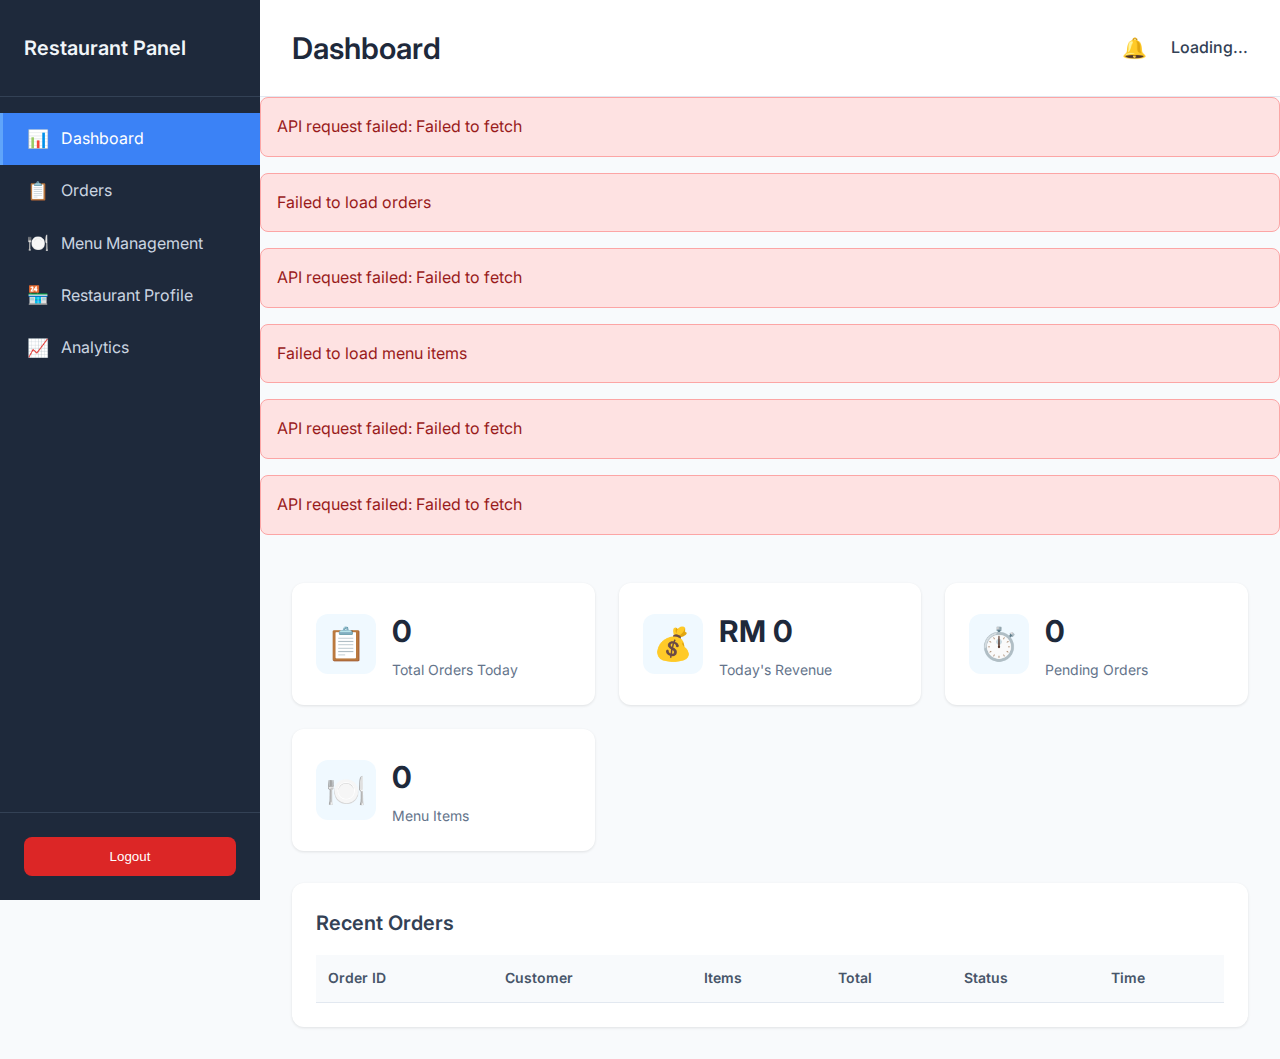
<file: restaurant/index.html>
<!DOCTYPE html>
<html lang="en">
<head>
    <meta charset="UTF-8">
    <meta name="viewport" content="width=device-width, initial-scale=1.0">
    <title>Restaurant Dashboard - Food Delivery Platform</title>
    <link rel="stylesheet" href="styles.css">
    <link href="https://fonts.googleapis.com/css2?family=Inter:wght@300;400;500;600;700&display=swap" rel="stylesheet">
</head>
<body>
    <!-- Sidebar -->
    <div class="sidebar">
        <div class="sidebar-header">
            <h2>Restaurant Panel</h2>
        </div>
        <nav class="sidebar-nav">
            <a href="#dashboard" class="nav-item active" data-section="dashboard">
                <span class="nav-icon">📊</span>
                Dashboard
            </a>
            <a href="#orders" class="nav-item" data-section="orders">
                <span class="nav-icon">📋</span>
                Orders
            </a>
            <a href="#menu" class="nav-item" data-section="menu">
                <span class="nav-icon">🍽️</span>
                Menu Management
            </a>
            <a href="#profile" class="nav-item" data-section="profile">
                <span class="nav-icon">🏪</span>
                Restaurant Profile
            </a>
            <a href="#analytics" class="nav-item" data-section="analytics">
                <span class="nav-icon">📈</span>
                Analytics
            </a>
        </nav>
        <div class="sidebar-footer">
            <button class="logout-btn">Logout</button>
        </div>
    </div>

    <!-- Main Content -->
    <div class="main-content">
        <!-- Header -->
        <header class="header">
            <div class="header-left">
                <h1 id="page-title">Dashboard</h1>
            </div>
            <div class="header-right">
                <div class="notification-bell">🔔</div>
                <div class="user-profile">
                    <span id="restaurant-name">Loading...</span>
                </div>
            </div>
        </header>

        <!-- Dashboard Section -->
        <section id="dashboard" class="content-section active">
            <div class="stats-grid">
                <div class="stat-card">
                    <div class="stat-icon">📋</div>
                    <div class="stat-info">
                        <h3 id="total-orders">0</h3>
                        <p>Total Orders Today</p>
                    </div>
                </div>
                <div class="stat-card">
                    <div class="stat-icon">💰</div>
                    <div class="stat-info">
                        <h3 id="total-revenue">RM 0</h3>
                        <p>Today's Revenue</p>
                    </div>
                </div>
                <div class="stat-card">
                    <div class="stat-icon">⏱️</div>
                    <div class="stat-info">
                        <h3 id="pending-orders">0</h3>
                        <p>Pending Orders</p>
                    </div>
                </div>
                <div class="stat-card">
                    <div class="stat-icon">🍽️</div>
                    <div class="stat-info">
                        <h3 id="menu-items">0</h3>
                        <p>Menu Items</p>
                    </div>
                </div>
            </div>

            <div class="recent-orders">
                <h3>Recent Orders</h3>
                <div class="orders-table">
                    <table>
                        <thead>
                            <tr>
                                <th>Order ID</th>
                                <th>Customer</th>
                                <th>Items</th>
                                <th>Total</th>
                                <th>Status</th>
                                <th>Time</th>
                            </tr>
                        </thead>
                        <tbody id="recent-orders-tbody">
                            <!-- Orders will be loaded here -->
                        </tbody>
                    </table>
                </div>
            </div>
        </section>

        <!-- Orders Section -->
        <section id="orders" class="content-section">
            <div class="section-header">
                <h2>Order Management</h2>
                <div class="order-filters">
                    <select id="status-filter">
                        <option value="">All Status</option>
                        <option value="PENDING">Pending</option>
                        <option value="ACCEPTED">Accepted</option>
                        <option value="PREPARING">Preparing</option>
                        <option value="READY_FOR_DELIVERY">Ready for Delivery</option>
                        <option value="ON_THE_WAY">On the Way</option>
                        <option value="DELIVERED">Delivered</option>
                        <option value="CANCELLED">Cancelled</option>
                    </select>
                </div>
            </div>

            <div class="orders-grid" id="orders-grid">
                <!-- Orders will be loaded here -->
            </div>
        </section>

        <!-- Menu Management Section -->
        <section id="menu" class="content-section">
            <div class="section-header">
                <h2>Menu Management</h2>
                <button class="btn btn-primary" id="add-item-btn">Add New Item</button>
            </div>

            <div class="menu-grid" id="menu-grid">
                <!-- Menu items will be loaded here -->
            </div>
        </section>

        <!-- Restaurant Profile Section -->
        <section id="profile" class="content-section">
            <div class="profile-form">
                <h2>Restaurant Profile</h2>
                <form id="restaurant-form">
                    <div class="form-group">
                        <label for="restaurant-name-input">Restaurant Name</label>
                        <input type="text" id="restaurant-name-input" required>
                    </div>
                    <div class="form-group">
                        <label for="restaurant-description">Description</label>
                        <textarea id="restaurant-description" rows="4"></textarea>
                    </div>
                    <div class="form-row">
                        <div class="form-group">
                            <label for="opening-time">Opening Time</label>
                            <input type="time" id="opening-time" required>
                        </div>
                        <div class="form-group">
                            <label for="closing-time">Closing Time</label>
                            <input type="time" id="closing-time" required>
                        </div>
                    </div>
                    <div class="form-group">
                        <label for="delivery-radius">Delivery Radius (km)</label>
                        <input type="number" id="delivery-radius" min="1" max="50" required>
                    </div>
                    <div class="form-group">
                        <label for="logo-url">Logo URL</label>
                        <input type="url" id="logo-url">
                    </div>
                    <div class="form-group">
                        <label class="checkbox-label">
                            <input type="checkbox" id="is-active">
                            Restaurant is Active
                        </label>
                    </div>
                    <button type="submit" class="btn btn-primary">Update Profile</button>
                </form>
            </div>
        </section>

        <!-- Analytics Section -->
        <section id="analytics" class="content-section">
            <h2>Analytics & Reports</h2>
            <div class="analytics-grid">
                <div class="chart-container">
                    <h3>Daily Orders</h3>
                    <canvas id="orders-chart"></canvas>
                </div>
                <div class="chart-container">
                    <h3>Revenue Trend</h3>
                    <canvas id="revenue-chart"></canvas>
                </div>
            </div>
        </section>
    </div>

    <!-- Add/Edit Menu Item Modal -->
    <div id="menu-modal" class="modal">
        <div class="modal-content">
            <div class="modal-header">
                <h3 id="modal-title">Add New Menu Item</h3>
                <span class="close">&times;</span>
            </div>
            <form id="menu-item-form">
                <div class="form-group">
                    <label for="item-name">Item Name</label>
                    <input type="text" id="item-name" required>
                </div>
                <div class="form-group">
                    <label for="item-description">Description</label>
                    <textarea id="item-description" rows="3"></textarea>
                </div>
                <div class="form-row">
                    <div class="form-group">
                        <label for="item-price">Price (RM)</label>
                        <input type="number" id="item-price" step="0.01" min="0" required>
                    </div>
                    <div class="form-group">
                        <label for="item-category">Category</label>
                        <select id="item-category" required>
                            <option value="">Select Category</option>
                            <option value="Appetizer">Appetizer</option>
                            <option value="Main Course">Main Course</option>
                            <option value="Dessert">Dessert</option>
                            <option value="Beverage">Beverage</option>
                            <option value="Side Dish">Side Dish</option>
                        </select>
                    </div>
                </div>
                <div class="form-group">
                    <label for="item-image">Image URL</label>
                    <input type="url" id="item-image">
                </div>
                <div class="form-group">
                    <label class="checkbox-label">
                        <input type="checkbox" id="item-available" checked>
                        Available
                    </label>
                </div>
                <div class="modal-actions">
                    <button type="button" class="btn btn-secondary" id="cancel-btn">Cancel</button>
                    <button type="submit" class="btn btn-primary">Save Item</button>
                </div>
            </form>
        </div>
    </div>

    <script src="script.js"></script>
</body>
</html>
</file>
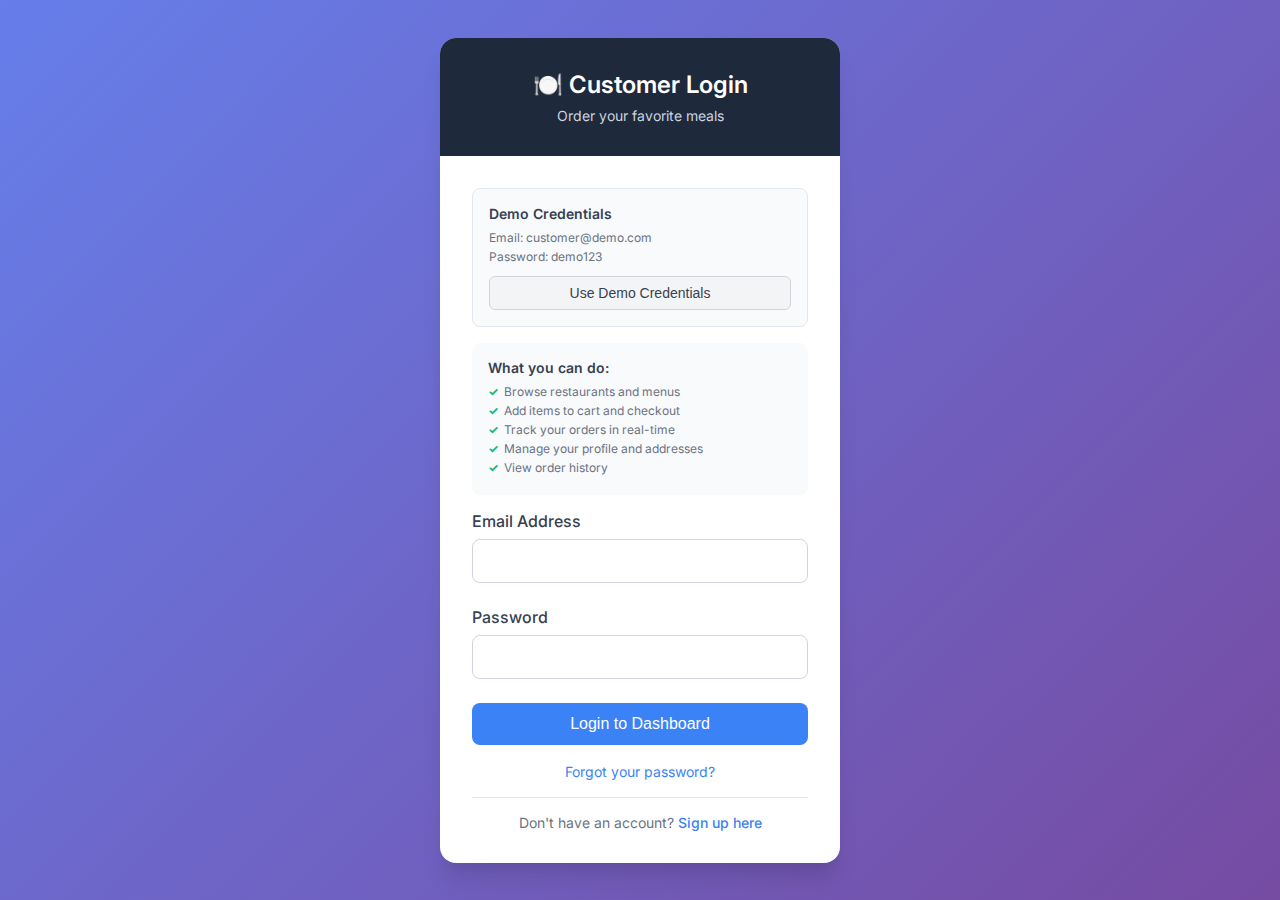
<file: customer/login.html>
<!DOCTYPE html>
<html lang="en">
<head>
    <meta charset="UTF-8">
    <meta name="viewport" content="width=device-width, initial-scale=1.0">
    <title>Customer Login - Food Delivery Platform</title>
    <link href="https://fonts.googleapis.com/css2?family=Inter:wght@300;400;500;600;700&display=swap" rel="stylesheet">
    <style>
        * {
            margin: 0;
            padding: 0;
            box-sizing: border-box;
        }

        body {
            font-family: 'Inter', -apple-system, BlinkMacSystemFont, 'Segoe UI', Roboto, sans-serif;
            background: linear-gradient(135deg, #667eea 0%, #764ba2 100%);
            min-height: 100vh;
            display: flex;
            align-items: center;
            justify-content: center;
            padding: 1rem;
        }

        .login-container {
            background: white;
            border-radius: 1rem;
            box-shadow: 0 20px 25px -5px rgba(0, 0, 0, 0.1), 0 10px 10px -5px rgba(0, 0, 0, 0.04);
            overflow: hidden;
            width: 100%;
            max-width: 400px;
        }

        .login-header {
            background: #1e293b;
            color: white;
            padding: 2rem;
            text-align: center;
        }

        .login-header h1 {
            font-size: 1.5rem;
            font-weight: 600;
            margin-bottom: 0.5rem;
        }

        .login-header p {
            color: #cbd5e1;
            font-size: 0.875rem;
        }

        .login-form {
            padding: 2rem;
        }

        .form-group {
            margin-bottom: 1.5rem;
        }

        .form-group label {
            display: block;
            margin-bottom: 0.5rem;
            font-weight: 500;
            color: #374151;
        }

        .form-group input {
            width: 100%;
            padding: 0.75rem;
            border: 1px solid #d1d5db;
            border-radius: 0.5rem;
            font-size: 1rem;
            transition: border-color 0.2s ease, box-shadow 0.2s ease;
        }

        .form-group input:focus {
            outline: none;
            border-color: #3b82f6;
            box-shadow: 0 0 0 3px rgba(59, 130, 246, 0.1);
        }

        .login-btn {
            width: 100%;
            padding: 0.75rem;
            background: #3b82f6;
            color: white;
            border: none;
            border-radius: 0.5rem;
            font-size: 1rem;
            font-weight: 500;
            cursor: pointer;
            transition: background-color 0.2s ease;
            margin-bottom: 1rem;
        }

        .login-btn:hover {
            background: #2563eb;
        }

        .login-btn:disabled {
            background: #9ca3af;
            cursor: not-allowed;
        }

        .forgot-password {
            text-align: center;
            margin-bottom: 1rem;
        }

        .forgot-password a {
            color: #3b82f6;
            text-decoration: none;
            font-size: 0.875rem;
        }

        .forgot-password a:hover {
            text-decoration: underline;
        }

        .register-link {
            text-align: center;
            padding-top: 1rem;
            border-top: 1px solid #e5e7eb;
        }

        .register-link p {
            color: #6b7280;
            font-size: 0.875rem;
        }

        .register-link a {
            color: #3b82f6;
            text-decoration: none;
            font-weight: 500;
        }

        .register-link a:hover {
            text-decoration: underline;
        }

        .alert {
            padding: 0.75rem;
            border-radius: 0.5rem;
            margin-bottom: 1rem;
            font-size: 0.875rem;
        }

        .alert-error {
            background: #fee2e2;
            color: #991b1b;
            border: 1px solid #fca5a5;
        }

        .alert-success {
            background: #d1fae5;
            color: #065f46;
            border: 1px solid #a7f3d0;
        }

        .loading {
            display: none;
            text-align: center;
            margin: 1rem 0;
        }

        .spinner {
            width: 20px;
            height: 20px;
            border: 2px solid #f3f4f6;
            border-top: 2px solid #3b82f6;
            border-radius: 50%;
            animation: spin 1s linear infinite;
            display: inline-block;
            margin-right: 0.5rem;
        }

        @keyframes spin {
            0% { transform: rotate(0deg); }
            100% { transform: rotate(360deg); }
        }

        .demo-credentials {
            background: #f8fafc;
            border: 1px solid #e2e8f0;
            border-radius: 0.5rem;
            padding: 1rem;
            margin-bottom: 1rem;
        }

        .demo-credentials h4 {
            font-size: 0.875rem;
            font-weight: 600;
            color: #374151;
            margin-bottom: 0.5rem;
        }

        .demo-credentials p {
            font-size: 0.75rem;
            color: #6b7280;
            margin-bottom: 0.25rem;
        }

        .demo-btn {
            width: 100%;
            padding: 0.5rem;
            background: #f3f4f6;
            color: #374151;
            border: 1px solid #d1d5db;
            border-radius: 0.375rem;
            font-size: 0.875rem;
            cursor: pointer;
            transition: background-color 0.2s ease;
            margin-top: 0.5rem;
        }

        .demo-btn:hover {
            background: #e5e7eb;
        }

        .features {
            background: #f8fafc;
            padding: 1rem;
            margin-bottom: 1rem;
            border-radius: 0.5rem;
        }

        .features h4 {
            font-size: 0.875rem;
            font-weight: 600;
            color: #374151;
            margin-bottom: 0.5rem;
        }

        .features ul {
            list-style: none;
            padding: 0;
        }

        .features li {
            font-size: 0.75rem;
            color: #6b7280;
            margin-bottom: 0.25rem;
            padding-left: 1rem;
            position: relative;
        }

        .features li:before {
            content: "✓";
            position: absolute;
            left: 0;
            color: #10b981;
            font-weight: bold;
        }
    </style>
</head>
<body>
    <div class="login-container">
        <div class="login-header">
            <h1>🍽️ Customer Login</h1>
            <p>Order your favorite meals</p>
        </div>
        
        <div class="login-form">
            <div id="alert-container"></div>
            
            <div class="demo-credentials">
                <h4>Demo Credentials</h4>
                <p>Email: customer@demo.com</p>
                <p>Password: demo123</p>
                <button type="button" class="demo-btn" onclick="fillDemoCredentials()">
                    Use Demo Credentials
                </button>
            </div>

            <div class="features">
                <h4>What you can do:</h4>
                <ul>
                    <li>Browse restaurants and menus</li>
                    <li>Add items to cart and checkout</li>
                    <li>Track your orders in real-time</li>
                    <li>Manage your profile and addresses</li>
                    <li>View order history</li>
                </ul>
            </div>
            
            <form id="login-form">
                <div class="form-group">
                    <label for="email">Email Address</label>
                    <input type="email" id="email" name="email" required>
                </div>
                
                <div class="form-group">
                    <label for="password">Password</label>
                    <input type="password" id="password" name="password" required>
                </div>
                
                <div class="loading" id="loading">
                    <div class="spinner"></div>
                    Logging in...
                </div>
                
                <button type="submit" class="login-btn" id="login-btn">
                    Login to Dashboard
                </button>
            </form>
            
            <div class="forgot-password">
                <a href="#" onclick="showAlert('Password reset feature coming soon!', 'info')">
                    Forgot your password?
                </a>
            </div>
            
            <div class="register-link">
                <p>Don't have an account? 
                   <a href="#" onclick="showAlert('Registration feature coming soon!', 'info')">
                       Sign up here
                   </a>
                </p>
            </div>
        </div>
    </div>

    <script>
        // API Base URL
        const API_BASE_URL = 'http://localhost:8080/api';
        
        // DOM Elements
        const loginForm = document.getElementById('login-form');
        const loginBtn = document.getElementById('login-btn');
        const loading = document.getElementById('loading');
        const alertContainer = document.getElementById('alert-container');
        
        // Event Listeners
        loginForm.addEventListener('submit', handleLogin);
        
        // Check if already logged in
        document.addEventListener('DOMContentLoaded', function() {
            const authToken = localStorage.getItem('authToken');
            if (authToken) {
                // Redirect to dashboard if already logged in
                window.location.href = 'index.html';
            }
        });
        
        // Handle login form submission
        async function handleLogin(e) {
            e.preventDefault();
            
            const email = document.getElementById('email').value;
            const password = document.getElementById('password').value;
            
            if (!email || !password) {
                showAlert('Please fill in all fields', 'error');
                return;
            }
            
            setLoading(true);
            
            try {
                // Simulate API call for demo purposes
                // In real implementation, this would call your auth API
                const response = await simulateLogin(email, password);
                
                if (response.success) {
                    // Store auth token
                    localStorage.setItem('authToken', response.token);
                    localStorage.setItem('userRole', 'CUSTOMER');
                    localStorage.setItem('userId', response.userId);
                    
                    showAlert('Login successful! Redirecting...', 'success');
                    
                    // Redirect to dashboard after short delay
                    setTimeout(() => {
                        window.location.href = 'index.html';
                    }, 1500);
                } else {
                    showAlert(response.message || 'Login failed', 'error');
                }
                
            } catch (error) {
                console.error('Login error:', error);
                showAlert('Login failed. Please try again.', 'error');
            } finally {
                setLoading(false);
            }
        }
        
        // Simulate login API call (replace with real API call)
        async function simulateLogin(email, password) {
            // Simulate network delay
            await new Promise(resolve => setTimeout(resolve, 1000));
            
            // Demo credentials
            if (email === 'customer@demo.com' && password === 'demo123') {
                return {
                    success: true,
                    token: 'demo-customer-jwt-token-' + Date.now(),
                    userId: 2,
                    role: 'CUSTOMER'
                };
            }
            
            // For demo purposes, accept any email/password combination
            if (email.includes('@') && password.length >= 6) {
                return {
                    success: true,
                    token: 'demo-customer-jwt-token-' + Date.now(),
                    userId: Math.floor(Math.random() * 1000) + 100,
                    role: 'CUSTOMER'
                };
            }
            
            return {
                success: false,
                message: 'Invalid email or password'
            };
        }
        
        // Real API login function (commented out for demo)
        /*
        async function apiLogin(email, password) {
            const response = await fetch(`${API_BASE_URL}/auth/login`, {
                method: 'POST',
                headers: {
                    'Content-Type': 'application/json'
                },
                body: JSON.stringify({
                    email: email,
                    password: password,
                    role: 'CUSTOMER'
                })
            });
            
            if (!response.ok) {
                throw new Error('Login failed');
            }
            
            return await response.json();
        }
        */
        
        // Fill demo credentials
        function fillDemoCredentials() {
            document.getElementById('email').value = 'customer@demo.com';
            document.getElementById('password').value = 'demo123';
        }
        
        // Set loading state
        function setLoading(isLoading) {
            if (isLoading) {
                loading.style.display = 'block';
                loginBtn.disabled = true;
                loginBtn.textContent = 'Logging in...';
            } else {
                loading.style.display = 'none';
                loginBtn.disabled = false;
                loginBtn.textContent = 'Login to Dashboard';
            }
        }
        
        // Show alert message
        function showAlert(message, type = 'info') {
            const alert = document.createElement('div');
            alert.className = `alert alert-${type}`;
            alert.textContent = message;
            
            alertContainer.innerHTML = '';
            alertContainer.appendChild(alert);
            
            // Remove alert after 5 seconds
            setTimeout(() => {
                if (alert.parentNode) {
                    alert.parentNode.removeChild(alert);
                }
            }, 5000);
        }
    </script>
</body>
</html>
</file>
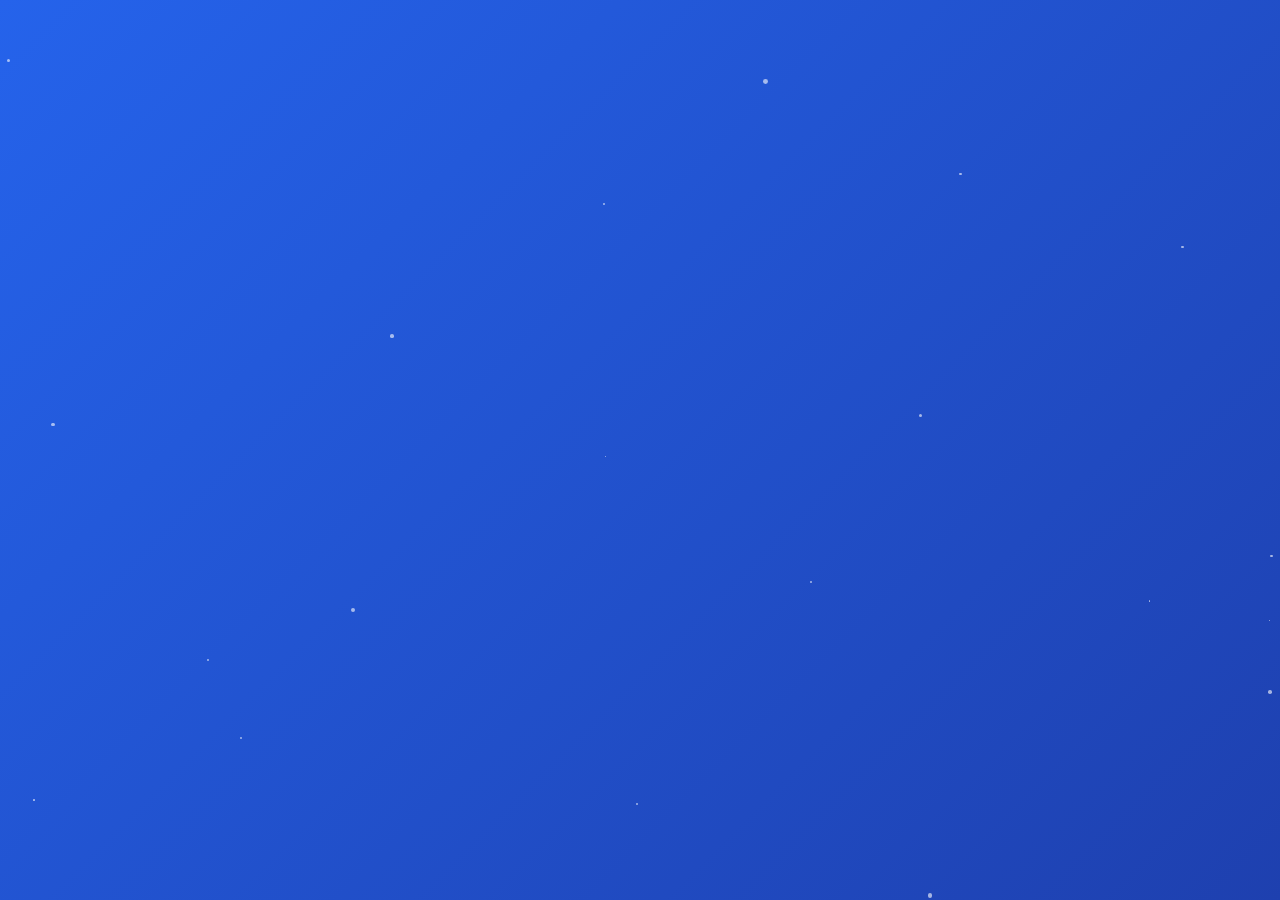
<file: Customer/transition.html>
<!DOCTYPE html>
<html lang="en">
<head>
    <meta charset="UTF-8">
    <meta name="viewport" content="width=device-width, initial-scale=1.0">
    <title>SkyBite - Loading</title>
    <style>
        * {
            margin: 0;
            padding: 0;
            box-sizing: border-box;
        }

        body {
            background: linear-gradient(135deg, #2563eb 0%, #1e40af 100%);
            font-family: 'Arial', sans-serif;
            color: white;
            height: 100vh;
            overflow: hidden;
            display: flex;
            flex-direction: column;
            justify-content: center;
            align-items: center;
        }

        .transition-container {
            position: relative;
            width: 100%;
            height: 100%;
            display: flex;
            flex-direction: column;
            justify-content: center;
            align-items: center;
        }

        .logo {
            font-size: 3rem;
            font-weight: bold;
            margin-bottom: 2rem;
            text-shadow: 0 4px 6px rgba(0, 0, 0, 0.1);
            color: white;
            opacity: 0;
            transform: translateY(20px);
            animation: fadeIn 0.8s ease-out 0.3s forwards;
        }

        .slogan {
            font-size: 1.2rem;
            opacity: 0;
            transform: translateY(20px);
            animation: fadeIn 0.8s ease-out 0.5s forwards;
            margin-bottom: 3rem;
            color: rgba(255, 255, 255, 0.9);
        }

        .drone-container {
            position: relative;
            width: 200px;
            height: 200px;
            margin-bottom: 3rem;
        }

        .drone {
            width: 120px;
            height: 60px;
            background-color: #fff;
            border-radius: 50px;
            position: absolute;
            top: 50%;
            left: 50%;
            transform: translate(-50%, -50%) scale(0);
            box-shadow: 0 10px 25px rgba(0, 0, 0, 0.2);
            animation: droneAppear 1.5s ease-out 0.8s forwards, droneFloat 4s ease-in-out 2.3s infinite;
        }

        .drone:before, .drone:after {
            content: '';
            position: absolute;
            width: 20px;
            height: 5px;
            background-color: #2563eb;
            border-radius: 2px;
            top: -10px;
        }

        .drone:before {
            left: 20px;
        }

        .drone:after {
            right: 20px;
        }

        .propeller {
            position: absolute;
            width: 40px;
            height: 40px;
            border-radius: 50%;
            border: 2px dashed rgba(255, 255, 255, 0.7);
            animation: spin 1s linear infinite;
        }

        .propeller-1 {
            top: -25px;
            left: 15px;
        }

        .propeller-2 {
            top: -25px;
            right: 15px;
        }

        .propeller-3 {
            bottom: -25px;
            left: 15px;
        }

        .propeller-4 {
            bottom: -25px;
            right: 15px;
        }

        .progress-bar {
            width: 200px;
            height: 4px;
            background-color: rgba(255, 255, 255, 0.2);
            border-radius: 2px;
            overflow: hidden;
            opacity: 0;
            animation: fadeIn 0.8s ease-out 1s forwards;
        }

        .progress {
            height: 100%;
            width: 0;
            background-color: white;
            border-radius: 2px;
            transition: width 4s ease-out;
        }

        .continue-btn {
            padding: 12px 30px;
            background-color: white;
            color: #2563eb;
            border: none;
            border-radius: 25px;
            font-weight: bold;
            cursor: pointer;
            opacity: 0;
            transform: translateY(20px);
            animation: fadeIn 0.8s ease-out 1.5s forwards;
            box-shadow: 0 4px 15px rgba(0, 0, 0, 0.2);
            transition: all 0.3s ease;
        }

        .continue-btn:hover {
            transform: translateY(20px) scale(1.05);
            box-shadow: 0 6px 20px rgba(0, 0, 0, 0.25);
        }

        @keyframes fadeIn {
            to {
                opacity: 1;
                transform: translateY(0);
            }
        }

        @keyframes droneAppear {
            0% {
                transform: translate(-50%, -50%) scale(0);
            }
            70% {
                transform: translate(-50%, -50%) scale(1.1);
            }
            100% {
                transform: translate(-50%, -50%) scale(1);
            }
        }

        @keyframes droneFloat {
            0%, 100% {
                transform: translate(-50%, -50%) rotate(0deg);
            }
            25% {
                transform: translate(-50%, -53%) rotate(2deg);
            }
            75% {
                transform: translate(-50%, -47%) rotate(-2deg);
            }
        }

        @keyframes spin {
            from {
                transform: rotate(0deg);
            }
            to {
                transform: rotate(360deg);
            }
        }

        .particle {
            position: absolute;
            background-color: rgba(255, 255, 255, 0.6);
            border-radius: 50%;
            pointer-events: none;
        }

        /* Responsive adjustments */
        @media (max-width: 768px) {
            .logo {
                font-size: 2rem;
            }
            
            .slogan {
                font-size: 1rem;
            }
            
            .drone-container {
                width: 150px;
                height: 150px;
            }
            
            .drone {
                width: 90px;
                height: 45px;
            }
        }
    </style>
</head>
<body>
    <div class="transition-container">
        <h1 class="logo">SKYBITE</h1>
        <p class="slogan">Elevating your digital experience</p>
        
        <div class="drone-container">
            <div class="drone">
                <div class="propeller propeller-1"></div>
                <div class="propeller propeller-2"></div>
                <div class="propeller propeller-3"></div>
                <div class="propeller propeller-4"></div>
            </div>
        </div>
        
        <div class="progress-bar">
            <div class="progress" id="progress"></div>
        </div>
        
        <button class="continue-btn" id="continueBtn">ENTER SITE</button>
    </div>

    <script>
        // Animate progress bar
        document.addEventListener('DOMContentLoaded', function() {
            const progress = document.getElementById('progress');
            progress.style.width = '100%';
            
            // Create floating particles
            for (let i = 0; i < 20; i++) {
                createParticle();
            }
            
            // Automatically redirect after 5 seconds or when button is clicked
            setTimeout(() => {
                document.getElementById('continueBtn').click();
            }, 5000);
            
            document.getElementById('continueBtn').addEventListener('click', function() {
                window.location.href = 'main.html'; // Change to your main page URL
            });
        });
        
        function createParticle() {
            const particle = document.createElement('div');
            particle.classList.add('particle');
            
            // Random size
            const size = Math.random() * 5 + 1;
            particle.style.width = `${size}px`;
            particle.style.height = `${size}px`;
            
            // Random position
            particle.style.left = `${Math.random() * 100}vw`;
            particle.style.top = `${Math.random() * 100}vh`;
            
            // Random animation
            const duration = Math.random() * 10 + 5;
            particle.style.animation = `float ${duration}s linear infinite`;
            
            document.body.appendChild(particle);
            
            // Set animation styles
            const keyframes = `
                @keyframes float {
                    0% {
                        transform: translate(0, 0);
                        opacity: 0;
                    }
                    10% {
                        opacity: 1;
                    }
                    90% {
                        opacity: 1;
                    }
                    100% {
                        transform: translate(${Math.random() * 200 - 100}px, ${Math.random() * 200 - 100}px);
                        opacity: 0;
                    }
                }
            `;
            
            const styleSheet = document.createElement('style');
            styleSheet.type = 'text/css';
            styleSheet.innerText = keyframes;
            document.head.appendChild(styleSheet);
            
            // Remove particle after animation completes
            setTimeout(() => {
                particle.remove();
                createParticle();
            }, duration * 1000);
        }
    </script>
</body>
</html>
</file>
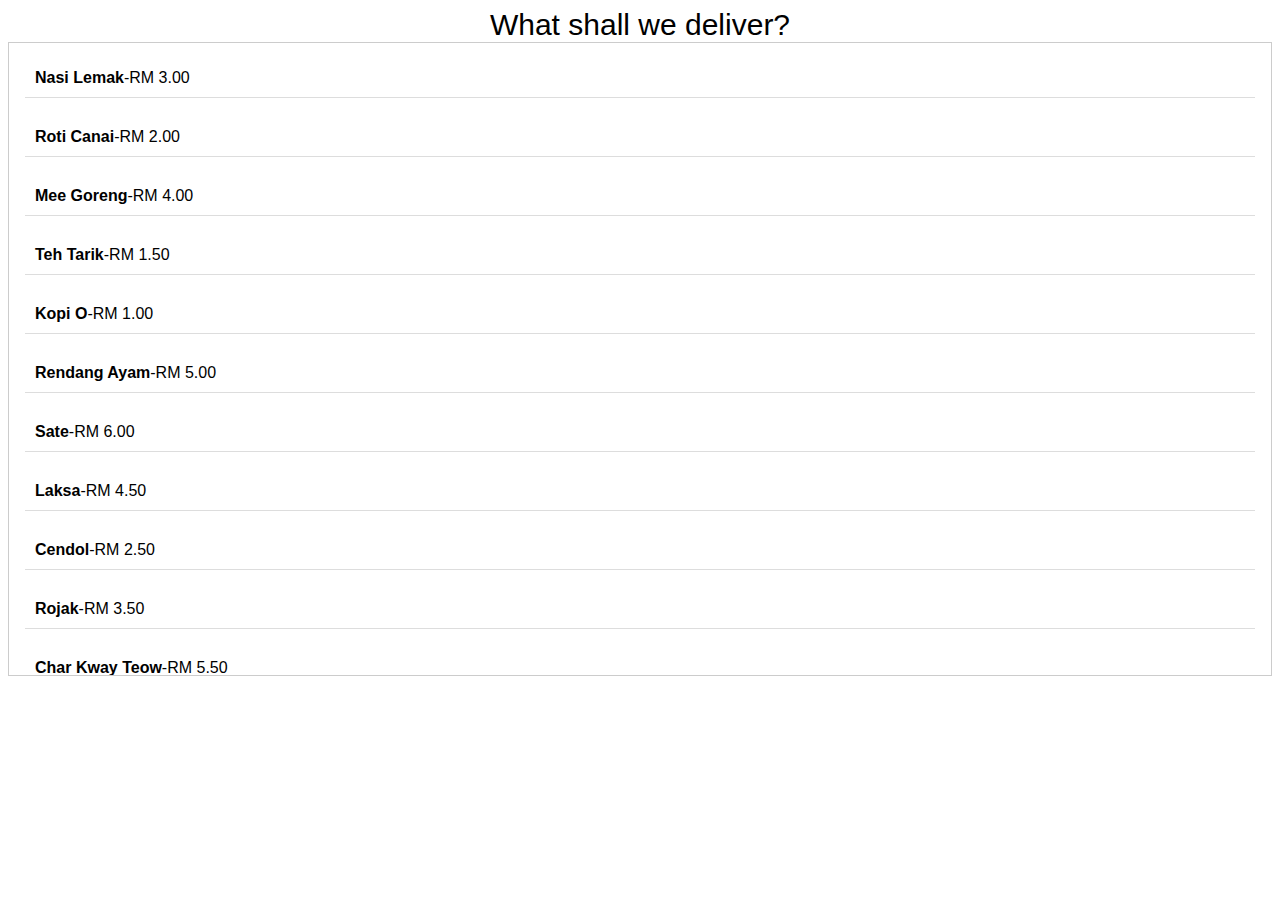
<file: frontend/menu.html>
<!DOCTYPE html>
<html lang="en">
<head>
    <meta charset="UTF-8">
    <meta name="viewport" content="width=device-width, initial-scale=1.0">
    <title>Menus</title>
    <link rel="stylesheet" href="styles.css">
    <script src ="menu.js" defer></script>
</head>
<body>
    <div class="capture-menu">What shall we deliver?</div>
    <div id="menu-list" class="scroll-container">
    
    </div> 
</body>
</html>
</file>
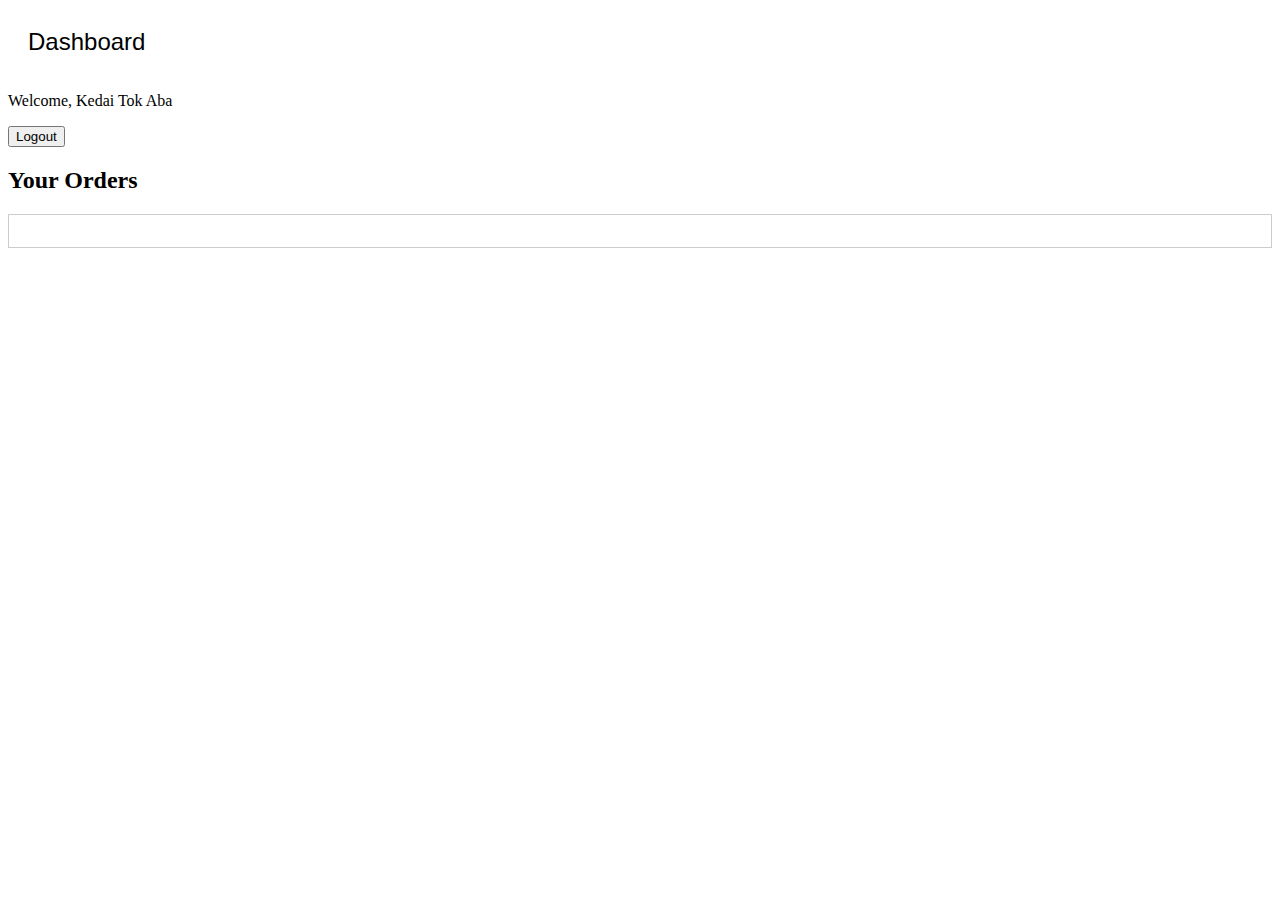
<file: frontend/vendor.html>
<!DOCTYPE html>
<html lang="en">
<head>
    <meta charset="UTF-8">
    <meta name="viewport" content="width=device-width, initial-scale=1.0">
    <title>Vendor Dashboard</title>
    <link rel="stylesheet" href="styles.css">
    <script src="vendor.js" defer></script>
</head>
<body>
    <div class="vendor-dashboard">
        <div class="dashboard">Dashboard</div> 
        <div class="vendor-info">
            <p>Welcome, <span id="vendor-name">Kedai Tok Aba</span></p>
            <button id="logout-btn">Logout</button>
        </div>
        <div class="orders-section">
            <h2>Your Orders</h2>
            <div id="orders-list" class="scroll-container">
                <!-- Orders will be dynamically loaded here -->
            </div>
        </div>
    </div>
    
</body>
</html>
</file>
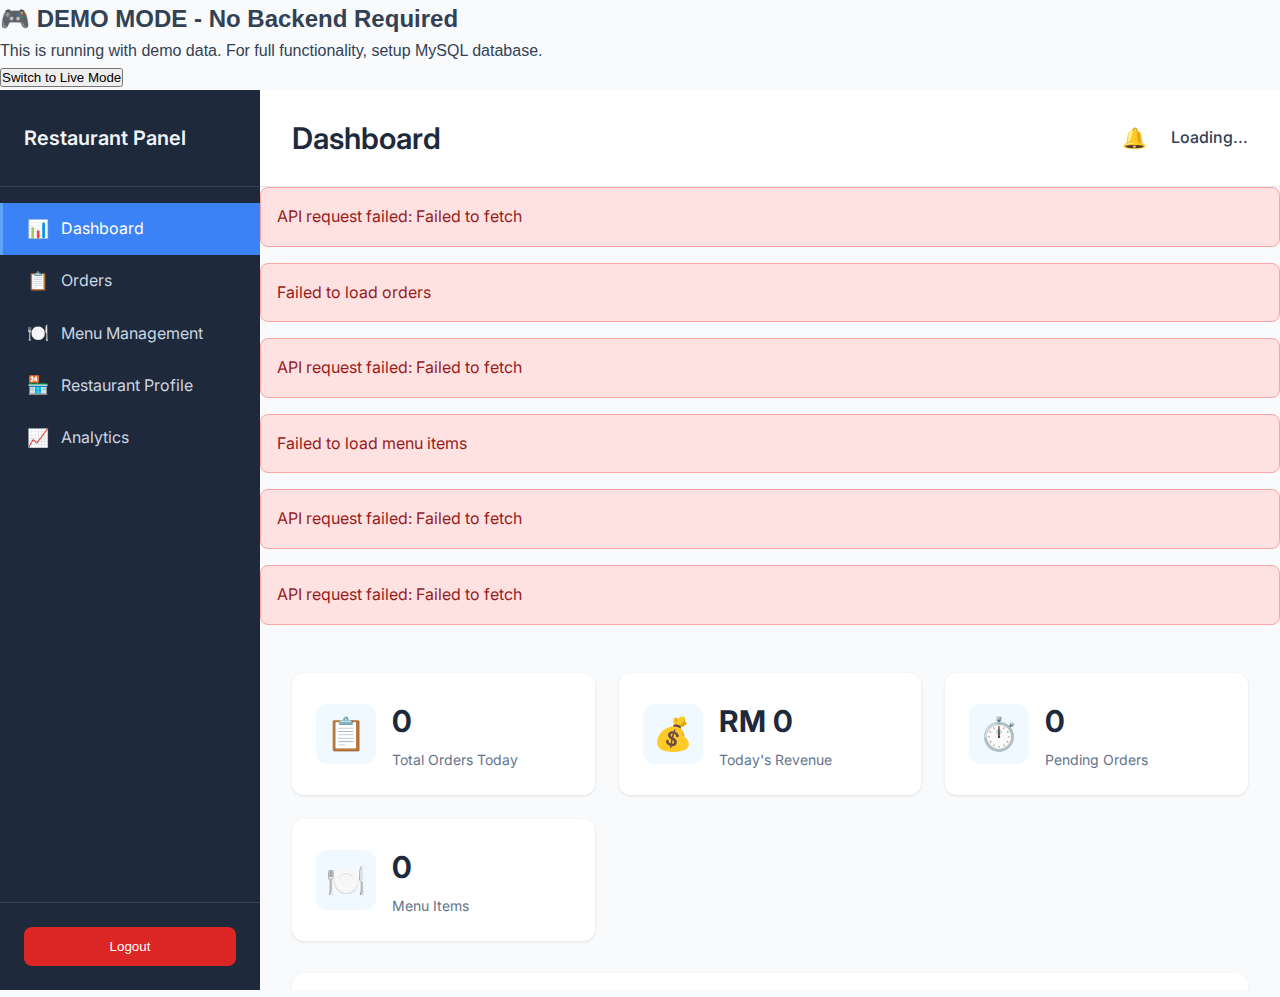
<file: restaurant/demo-mode.html>
<!DOCTYPE html>
<html lang="en">
<head>
    <meta charset="UTF-8">
    <meta name="viewport" content="width=device-width, initial-scale=1.0">
    <title>Restaurant Dashboard - Demo Mode</title>
    <link rel="stylesheet" href="styles.css">
</head>
<body>
    <div class="demo-banner">
        <h2>🎮 DEMO MODE - No Backend Required</h2>
        <p>This is running with demo data. For full functionality, setup MySQL database.</p>
        <button onclick="window.location.href='index.html'">Switch to Live Mode</button>
    </div>
    
    <!-- Include same dashboard but with demo data -->
    <script>
        // Demo data instead of API calls
        const demoData = {
            restaurants: [{
                restaurantId: 1,
                name: "Demo Restaurant",
                description: "Best food in town",
                openingTime: "08:00",
                closingTime: "22:00",
                deliveryRadius: 10,
                logoUrl: "https://via.placeholder.com/300x200?text=Demo+Restaurant",
                isActive: true
            }],
            menuItems: [
                { foodId: 1, name: "Nasi Lemak", description: "Traditional coconut rice", price: 8.50, category: "Main Course", imageUrl: "https://via.placeholder.com/300x200?text=Nasi+Lemak", isAvailable: true, restaurantId: 1 },
                { foodId: 2, name: "Chicken Rice", description: "Steamed chicken with rice", price: 7.00, category: "Main Course", imageUrl: "https://via.placeholder.com/300x200?text=Chicken+Rice", isAvailable: true, restaurantId: 1 },
                { foodId: 3, name: "Roti Canai", description: "Flaky flatbread", price: 3.50, category: "Appetizer", imageUrl: "https://via.placeholder.com/300x200?text=Roti+Canai", isAvailable: true, restaurantId: 1 }
            ],
            orders: [
                { orderId: 1001, customerId: 1, totalAmount: 25.50, status: "PENDING", deliveryAddress: "123 Demo Street", createdAt: "2024-07-18T10:30:00Z", items: [{name: "Nasi Lemak", quantity: 2, price: 8.50}] },
                { orderId: 1002, customerId: 2, totalAmount: 15.00, status: "ACCEPTED", deliveryAddress: "456 Another Street", createdAt: "2024-07-18T11:15:00Z", items: [{name: "Chicken Rice", quantity: 1, price: 7.00}] }
            ]
        };

        // Override API calls with demo data
        window.apiRequest = async function(endpoint, options = {}) {
            console.log("Demo mode - returning mock data for:", endpoint);
            
            if (endpoint.includes('/restaurants')) {
                return demoData.restaurants;
            }
            if (endpoint.includes('/fooditems')) {
                return demoData.menuItems;
            }
            if (endpoint.includes('/orders')) {
                return demoData.orders;
            }
            
            return [];
        };
    </script>
    
    <!-- Include main dashboard -->
    <iframe src="index.html" style="width: 100%; height: 100vh; border: none;"></iframe>
</body>
</html>
</file>
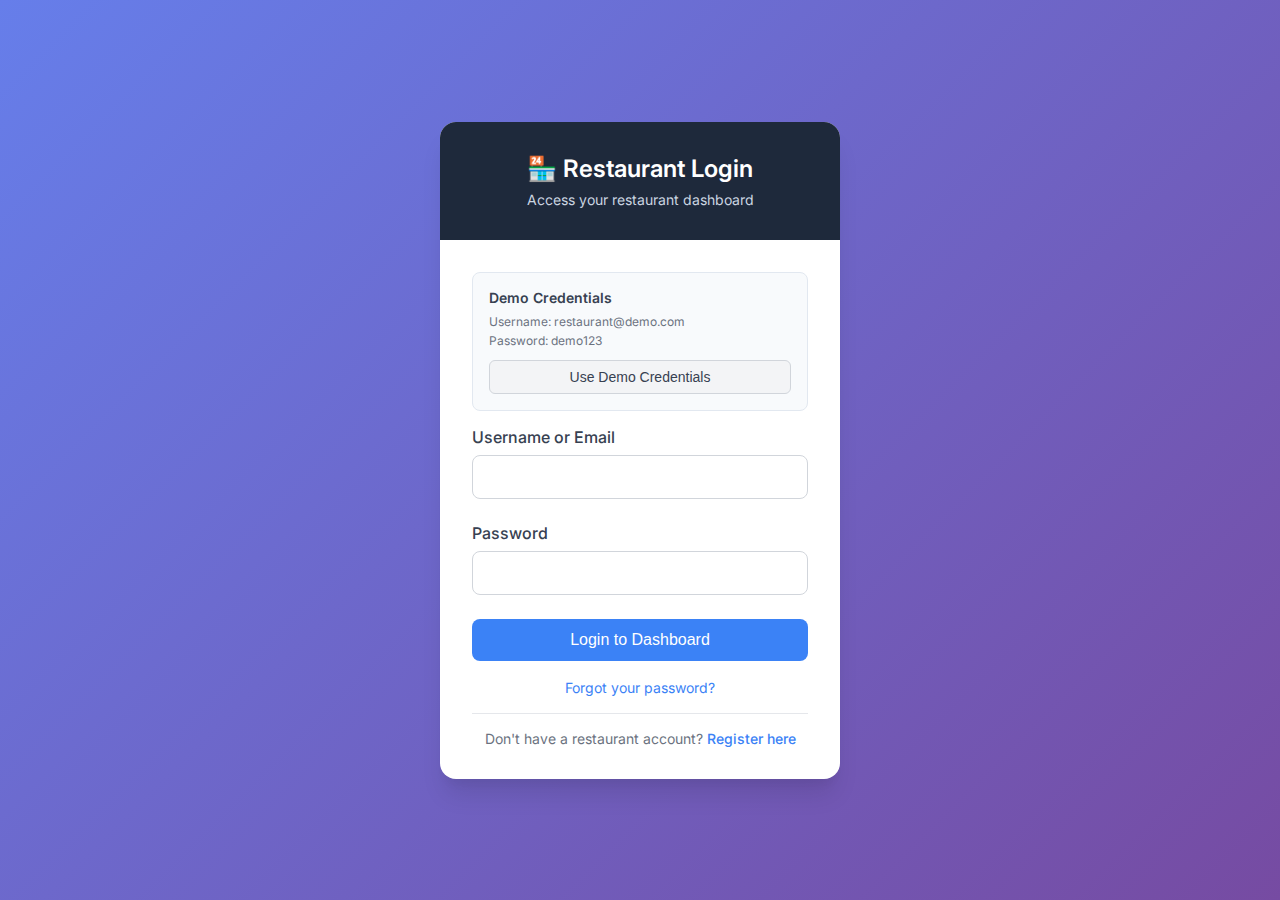
<file: restaurant/login.html>
<!DOCTYPE html>
<html lang="en">
<head>
    <meta charset="UTF-8">
    <meta name="viewport" content="width=device-width, initial-scale=1.0">
    <title>Restaurant Login - Food Delivery Platform</title>
    <link href="https://fonts.googleapis.com/css2?family=Inter:wght@300;400;500;600;700&display=swap" rel="stylesheet">
    <style>
        * {
            margin: 0;
            padding: 0;
            box-sizing: border-box;
        }

        body {
            font-family: 'Inter', -apple-system, BlinkMacSystemFont, 'Segoe UI', Roboto, sans-serif;
            background: linear-gradient(135deg, #667eea 0%, #764ba2 100%);
            min-height: 100vh;
            display: flex;
            align-items: center;
            justify-content: center;
            padding: 1rem;
        }

        .login-container {
            background: white;
            border-radius: 1rem;
            box-shadow: 0 20px 25px -5px rgba(0, 0, 0, 0.1), 0 10px 10px -5px rgba(0, 0, 0, 0.04);
            overflow: hidden;
            width: 100%;
            max-width: 400px;
        }

        .login-header {
            background: #1e293b;
            color: white;
            padding: 2rem;
            text-align: center;
        }

        .login-header h1 {
            font-size: 1.5rem;
            font-weight: 600;
            margin-bottom: 0.5rem;
        }

        .login-header p {
            color: #cbd5e1;
            font-size: 0.875rem;
        }

        .login-form {
            padding: 2rem;
        }

        .form-group {
            margin-bottom: 1.5rem;
        }

        .form-group label {
            display: block;
            margin-bottom: 0.5rem;
            font-weight: 500;
            color: #374151;
        }

        .form-group input {
            width: 100%;
            padding: 0.75rem;
            border: 1px solid #d1d5db;
            border-radius: 0.5rem;
            font-size: 1rem;
            transition: border-color 0.2s ease, box-shadow 0.2s ease;
        }

        .form-group input:focus {
            outline: none;
            border-color: #3b82f6;
            box-shadow: 0 0 0 3px rgba(59, 130, 246, 0.1);
        }

        .login-btn {
            width: 100%;
            padding: 0.75rem;
            background: #3b82f6;
            color: white;
            border: none;
            border-radius: 0.5rem;
            font-size: 1rem;
            font-weight: 500;
            cursor: pointer;
            transition: background-color 0.2s ease;
            margin-bottom: 1rem;
        }

        .login-btn:hover {
            background: #2563eb;
        }

        .login-btn:disabled {
            background: #9ca3af;
            cursor: not-allowed;
        }

        .forgot-password {
            text-align: center;
            margin-bottom: 1rem;
        }

        .forgot-password a {
            color: #3b82f6;
            text-decoration: none;
            font-size: 0.875rem;
        }

        .forgot-password a:hover {
            text-decoration: underline;
        }

        .register-link {
            text-align: center;
            padding-top: 1rem;
            border-top: 1px solid #e5e7eb;
        }

        .register-link p {
            color: #6b7280;
            font-size: 0.875rem;
        }

        .register-link a {
            color: #3b82f6;
            text-decoration: none;
            font-weight: 500;
        }

        .register-link a:hover {
            text-decoration: underline;
        }

        .alert {
            padding: 0.75rem;
            border-radius: 0.5rem;
            margin-bottom: 1rem;
            font-size: 0.875rem;
        }

        .alert-error {
            background: #fee2e2;
            color: #991b1b;
            border: 1px solid #fca5a5;
        }

        .alert-success {
            background: #d1fae5;
            color: #065f46;
            border: 1px solid #a7f3d0;
        }

        .loading {
            display: none;
            text-align: center;
            margin: 1rem 0;
        }

        .spinner {
            width: 20px;
            height: 20px;
            border: 2px solid #f3f4f6;
            border-top: 2px solid #3b82f6;
            border-radius: 50%;
            animation: spin 1s linear infinite;
            display: inline-block;
            margin-right: 0.5rem;
        }

        @keyframes spin {
            0% { transform: rotate(0deg); }
            100% { transform: rotate(360deg); }
        }

        .demo-credentials {
            background: #f8fafc;
            border: 1px solid #e2e8f0;
            border-radius: 0.5rem;
            padding: 1rem;
            margin-bottom: 1rem;
        }

        .demo-credentials h4 {
            font-size: 0.875rem;
            font-weight: 600;
            color: #374151;
            margin-bottom: 0.5rem;
        }

        .demo-credentials p {
            font-size: 0.75rem;
            color: #6b7280;
            margin-bottom: 0.25rem;
        }

        .demo-btn {
            width: 100%;
            padding: 0.5rem;
            background: #f3f4f6;
            color: #374151;
            border: 1px solid #d1d5db;
            border-radius: 0.375rem;
            font-size: 0.875rem;
            cursor: pointer;
            transition: background-color 0.2s ease;
            margin-top: 0.5rem;
        }

        .demo-btn:hover {
            background: #e5e7eb;
        }
    </style>
</head>
<body>
    <div class="login-container">
        <div class="login-header">
            <h1>🏪 Restaurant Login</h1>
            <p>Access your restaurant dashboard</p>
        </div>
        
        <div class="login-form">
            <div id="alert-container"></div>
            
            <div class="demo-credentials">
                <h4>Demo Credentials</h4>
                <p>Username: restaurant@demo.com</p>
                <p>Password: demo123</p>
                <button type="button" class="demo-btn" onclick="fillDemoCredentials()">
                    Use Demo Credentials
                </button>
            </div>
            
            <form id="login-form">
                <div class="form-group">
                    <label for="username">Username or Email</label>
                    <input type="text" id="username" name="username" required>
                </div>
                
                <div class="form-group">
                    <label for="password">Password</label>
                    <input type="password" id="password" name="password" required>
                </div>
                
                <div class="loading" id="loading">
                    <div class="spinner"></div>
                    Logging in...
                </div>
                
                <button type="submit" class="login-btn" id="login-btn">
                    Login to Dashboard
                </button>
            </form>
            
            <div class="forgot-password">
                <a href="#" onclick="showAlert('Password reset feature coming soon!', 'info')">
                    Forgot your password?
                </a>
            </div>
            
            <div class="register-link">
                <p>Don't have a restaurant account? 
                   <a href="#" onclick="showAlert('Registration feature coming soon!', 'info')">
                       Register here
                   </a>
                </p>
            </div>
        </div>
    </div>

    <script>
        // API Base URL
        const API_BASE_URL = 'http://localhost:8080/api';
        
        // DOM Elements
        const loginForm = document.getElementById('login-form');
        const loginBtn = document.getElementById('login-btn');
        const loading = document.getElementById('loading');
        const alertContainer = document.getElementById('alert-container');
        
        // Event Listeners
        loginForm.addEventListener('submit', handleLogin);
        
        // Check if already logged in
        document.addEventListener('DOMContentLoaded', function() {
            const authToken = localStorage.getItem('authToken');
            if (authToken) {
                // Redirect to dashboard if already logged in
                window.location.href = 'index.html';
            }
        });
        
        // Handle login form submission
        async function handleLogin(e) {
            e.preventDefault();
            
            const username = document.getElementById('username').value;
            const password = document.getElementById('password').value;
            
            if (!username || !password) {
                showAlert('Please fill in all fields', 'error');
                return;
            }
            
            setLoading(true);
            
            try {
                // Simulate API call for demo purposes
                // In real implementation, this would call your auth API
                const response = await simulateLogin(username, password);
                
                if (response.success) {
                    // Store auth token
                    localStorage.setItem('authToken', response.token);
                    localStorage.setItem('userRole', 'RESTAURANT');
                    localStorage.setItem('userId', response.userId);
                    
                    showAlert('Login successful! Redirecting...', 'success');
                    
                    // Redirect to dashboard after short delay
                    setTimeout(() => {
                        window.location.href = 'index.html';
                    }, 1500);
                } else {
                    showAlert(response.message || 'Login failed', 'error');
                }
                
            } catch (error) {
                console.error('Login error:', error);
                showAlert('Login failed. Please try again.', 'error');
            } finally {
                setLoading(false);
            }
        }
        
        // Simulate login API call (replace with real API call)
        async function simulateLogin(username, password) {
            // Simulate network delay
            await new Promise(resolve => setTimeout(resolve, 1000));
            
            // Demo credentials
            if (username === 'restaurant@demo.com' && password === 'demo123') {
                return {
                    success: true,
                    token: 'demo-jwt-token-' + Date.now(),
                    userId: 1,
                    role: 'RESTAURANT'
                };
            }
            
            // For demo purposes, accept any email/password combination
            if (username.includes('@') && password.length >= 6) {
                return {
                    success: true,
                    token: 'demo-jwt-token-' + Date.now(),
                    userId: Math.floor(Math.random() * 1000),
                    role: 'RESTAURANT'
                };
            }
            
            return {
                success: false,
                message: 'Invalid username or password'
            };
        }
        
        // Real API login function (commented out for demo)
        /*
        async function apiLogin(username, password) {
            const response = await fetch(`${API_BASE_URL}/auth/login`, {
                method: 'POST',
                headers: {
                    'Content-Type': 'application/json'
                },
                body: JSON.stringify({
                    username: username,
                    password: password,
                    role: 'RESTAURANT'
                })
            });
            
            if (!response.ok) {
                throw new Error('Login failed');
            }
            
            return await response.json();
        }
        */
        
        // Fill demo credentials
        function fillDemoCredentials() {
            document.getElementById('username').value = 'restaurant@demo.com';
            document.getElementById('password').value = 'demo123';
        }
        
        // Set loading state
        function setLoading(isLoading) {
            if (isLoading) {
                loading.style.display = 'block';
                loginBtn.disabled = true;
                loginBtn.textContent = 'Logging in...';
            } else {
                loading.style.display = 'none';
                loginBtn.disabled = false;
                loginBtn.textContent = 'Login to Dashboard';
            }
        }
        
        // Show alert message
        function showAlert(message, type = 'info') {
            const alert = document.createElement('div');
            alert.className = `alert alert-${type}`;
            alert.textContent = message;
            
            alertContainer.innerHTML = '';
            alertContainer.appendChild(alert);
            
            // Remove alert after 5 seconds
            setTimeout(() => {
                if (alert.parentNode) {
                    alert.parentNode.removeChild(alert);
                }
            }, 5000);
        }
    </script>
</body>
</html>
</file>
<file: frontend/styles.css>
.scroll-container {
    max-height: 600px;
    overflow-y: auto;
    border: 1px solid #ccc;
    padding: 16px;
}

.menu-item {
    display: flex;
    margin-bottom: 20px;
    padding: 10px;
    border-bottom: 1px solid #ddd;
    font-family: 'Poppins', sans-serif;
}

.menu-btn {
    display: inline-block;
    margin-top: 20px;
    padding: 10px 20px;
    background: #2ecc71;
    color: white;
    text-decoration: none;
    border-radius: 5px;
}

.capture-menu{
    display: flex;
    align-items: center;
    justify-content: center;
    font-family: 'Poppins', sans-serif;
    font-size: 30px;
}

#logo-foodymoody {
    font-family: 'Poppins', sans-serif;
    font-size: 48px;
    color: #2ecc71;
    text-align: center;
    margin-bottom: 0px;
}

.dashboard {
    display: flex;
    flex-direction: column;
    align-items: flex-start;
    padding: 20px;
    font-family: 'Poppins', sans-serif;
    font-size: 24px;
}
</file>
<file: restaurant/styles.css>
/* Reset and Base Styles */
* {
    margin: 0;
    padding: 0;
    box-sizing: border-box;
}

body {
    font-family: 'Inter', -apple-system, BlinkMacSystemFont, 'Segoe UI', Roboto, sans-serif;
    background-color: #f8fafc;
    color: #334155;
    line-height: 1.6;
}

/* Layout */
.sidebar {
    position: fixed;
    left: 0;
    top: 0;
    width: 260px;
    height: 100vh;
    background: #1e293b;
    color: white;
    z-index: 1000;
    display: flex;
    flex-direction: column;
}

.sidebar-header {
    padding: 2rem 1.5rem;
    border-bottom: 1px solid #334155;
}

.sidebar-header h2 {
    font-size: 1.25rem;
    font-weight: 600;
    color: #f1f5f9;
}

.sidebar-nav {
    flex: 1;
    padding: 1rem 0;
}

.nav-item {
    display: flex;
    align-items: center;
    padding: 0.75rem 1.5rem;
    color: #cbd5e1;
    text-decoration: none;
    transition: all 0.2s ease;
    border-left: 3px solid transparent;
}

.nav-item:hover {
    background-color: #334155;
    color: #f1f5f9;
}

.nav-item.active {
    background-color: #3b82f6;
    color: white;
    border-left-color: #60a5fa;
}

.nav-icon {
    margin-right: 0.75rem;
    font-size: 1.1rem;
}

.sidebar-footer {
    padding: 1.5rem;
    border-top: 1px solid #334155;
}

.logout-btn {
    width: 100%;
    padding: 0.75rem;
    background: #dc2626;
    color: white;
    border: none;
    border-radius: 0.5rem;
    font-weight: 500;
    cursor: pointer;
    transition: background-color 0.2s ease;
}

.logout-btn:hover {
    background: #b91c1c;
}

.main-content {
    margin-left: 260px;
    min-height: 100vh;
}

.header {
    background: white;
    padding: 1.5rem 2rem;
    border-bottom: 1px solid #e2e8f0;
    display: flex;
    justify-content: space-between;
    align-items: center;
    position: sticky;
    top: 0;
    z-index: 100;
}

.header h1 {
    font-size: 1.875rem;
    font-weight: 600;
    color: #1e293b;
}

.header-right {
    display: flex;
    align-items: center;
    gap: 1rem;
}

.notification-bell {
    font-size: 1.25rem;
    cursor: pointer;
    padding: 0.5rem;
    border-radius: 0.5rem;
    transition: background-color 0.2s ease;
}

.notification-bell:hover {
    background-color: #f1f5f9;
}

.user-profile {
    display: flex;
    align-items: center;
    gap: 0.5rem;
    font-weight: 500;
}

/* Content Sections */
.content-section {
    display: none;
    padding: 2rem;
}

.content-section.active {
    display: block;
}

/* Stats Grid */
.stats-grid {
    display: grid;
    grid-template-columns: repeat(auto-fit, minmax(250px, 1fr));
    gap: 1.5rem;
    margin-bottom: 2rem;
}

.stat-card {
    background: white;
    padding: 1.5rem;
    border-radius: 0.75rem;
    box-shadow: 0 1px 3px rgba(0, 0, 0, 0.1);
    display: flex;
    align-items: center;
    gap: 1rem;
    transition: transform 0.2s ease, box-shadow 0.2s ease;
}

.stat-card:hover {
    transform: translateY(-2px);
    box-shadow: 0 4px 12px rgba(0, 0, 0, 0.15);
}

.stat-icon {
    font-size: 2rem;
    width: 60px;
    height: 60px;
    display: flex;
    align-items: center;
    justify-content: center;
    background: #f0f9ff;
    border-radius: 0.75rem;
}

.stat-info h3 {
    font-size: 1.875rem;
    font-weight: 700;
    color: #1e293b;
    margin-bottom: 0.25rem;
}

.stat-info p {
    color: #64748b;
    font-size: 0.875rem;
}

/* Tables */
.recent-orders {
    background: white;
    border-radius: 0.75rem;
    padding: 1.5rem;
    box-shadow: 0 1px 3px rgba(0, 0, 0, 0.1);
}

.recent-orders h3 {
    margin-bottom: 1rem;
    font-size: 1.25rem;
    font-weight: 600;
}

.orders-table {
    overflow-x: auto;
}

table {
    width: 100%;
    border-collapse: collapse;
}

th, td {
    padding: 0.75rem;
    text-align: left;
    border-bottom: 1px solid #e2e8f0;
}

th {
    background-color: #f8fafc;
    font-weight: 600;
    color: #475569;
    font-size: 0.875rem;
}

tr:hover {
    background-color: #f8fafc;
}

/* Section Headers */
.section-header {
    display: flex;
    justify-content: space-between;
    align-items: center;
    margin-bottom: 2rem;
}

.section-header h2 {
    font-size: 1.5rem;
    font-weight: 600;
}

/* Buttons */
.btn {
    padding: 0.75rem 1.5rem;
    border: none;
    border-radius: 0.5rem;
    font-weight: 500;
    cursor: pointer;
    transition: all 0.2s ease;
    text-decoration: none;
    display: inline-flex;
    align-items: center;
    gap: 0.5rem;
}

.btn-primary {
    background: #3b82f6;
    color: white;
}

.btn-primary:hover {
    background: #2563eb;
    transform: translateY(-1px);
}

.btn-secondary {
    background: #6b7280;
    color: white;
}

.btn-secondary:hover {
    background: #4b5563;
}

.btn-success {
    background: #10b981;
    color: white;
}

.btn-success:hover {
    background: #059669;
}

.btn-warning {
    background: #f59e0b;
    color: white;
}

.btn-warning:hover {
    background: #d97706;
}

.btn-danger {
    background: #ef4444;
    color: white;
}

.btn-danger:hover {
    background: #dc2626;
}

/* Orders Grid */
.orders-grid {
    display: grid;
    gap: 1rem;
}

.order-card {
    background: white;
    border-radius: 0.75rem;
    padding: 1.5rem;
    box-shadow: 0 1px 3px rgba(0, 0, 0, 0.1);
    transition: transform 0.2s ease;
}

.order-card:hover {
    transform: translateY(-2px);
}

.order-header {
    display: flex;
    justify-content: space-between;
    align-items: center;
    margin-bottom: 1rem;
}

.order-id {
    font-weight: 600;
    color: #1e293b;
}

.order-status {
    padding: 0.25rem 0.75rem;
    border-radius: 9999px;
    font-size: 0.75rem;
    font-weight: 500;
    text-transform: uppercase;
}

.status-pending {
    background: #fef3c7;
    color: #92400e;
}

.status-accepted {
    background: #dbeafe;
    color: #1e40af;
}

.status-preparing {
    background: #fed7d7;
    color: #c53030;
}

.status-ready {
    background: #d1fae5;
    color: #065f46;
}

.status-delivered {
    background: #dcfce7;
    color: #166534;
}

.order-items {
    margin-bottom: 1rem;
}

.order-item {
    display: flex;
    justify-content: space-between;
    padding: 0.5rem 0;
    border-bottom: 1px solid #f1f5f9;
}

.order-actions {
    display: flex;
    gap: 0.5rem;
    flex-wrap: wrap;
}

/* Menu Grid */
.menu-grid {
    display: grid;
    grid-template-columns: repeat(auto-fill, minmax(300px, 1fr));
    gap: 1.5rem;
}

.menu-item-card {
    background: white;
    border-radius: 0.75rem;
    overflow: hidden;
    box-shadow: 0 1px 3px rgba(0, 0, 0, 0.1);
    transition: transform 0.2s ease;
}

.menu-item-card:hover {
    transform: translateY(-2px);
}

.menu-item-image {
    width: 100%;
    height: 200px;
    object-fit: cover;
    background: #f1f5f9;
}

.menu-item-content {
    padding: 1.5rem;
}

.menu-item-header {
    display: flex;
    justify-content: space-between;
    align-items: start;
    margin-bottom: 0.5rem;
}

.menu-item-name {
    font-weight: 600;
    font-size: 1.125rem;
    color: #1e293b;
}

.menu-item-price {
    font-weight: 700;
    color: #3b82f6;
    font-size: 1.125rem;
}

.menu-item-category {
    display: inline-block;
    padding: 0.25rem 0.5rem;
    background: #f1f5f9;
    color: #64748b;
    border-radius: 0.25rem;
    font-size: 0.75rem;
    margin-bottom: 0.5rem;
}

.menu-item-description {
    color: #64748b;
    font-size: 0.875rem;
    margin-bottom: 1rem;
}

.menu-item-actions {
    display: flex;
    gap: 0.5rem;
}

.availability-toggle {
    display: flex;
    align-items: center;
    gap: 0.5rem;
    margin-bottom: 1rem;
}

.toggle-switch {
    position: relative;
    width: 44px;
    height: 24px;
    background: #cbd5e1;
    border-radius: 12px;
    cursor: pointer;
    transition: background-color 0.2s ease;
}

.toggle-switch.active {
    background: #10b981;
}

.toggle-slider {
    position: absolute;
    top: 2px;
    left: 2px;
    width: 20px;
    height: 20px;
    background: white;
    border-radius: 50%;
    transition: transform 0.2s ease;
}

.toggle-switch.active .toggle-slider {
    transform: translateX(20px);
}

/* Forms */
.profile-form {
    background: white;
    border-radius: 0.75rem;
    padding: 2rem;
    box-shadow: 0 1px 3px rgba(0, 0, 0, 0.1);
    max-width: 600px;
}

.form-group {
    margin-bottom: 1.5rem;
}

.form-row {
    display: grid;
    grid-template-columns: 1fr 1fr;
    gap: 1rem;
}

label {
    display: block;
    margin-bottom: 0.5rem;
    font-weight: 500;
    color: #374151;
}

input, textarea, select {
    width: 100%;
    padding: 0.75rem;
    border: 1px solid #d1d5db;
    border-radius: 0.5rem;
    font-size: 1rem;
    transition: border-color 0.2s ease, box-shadow 0.2s ease;
}

input:focus, textarea:focus, select:focus {
    outline: none;
    border-color: #3b82f6;
    box-shadow: 0 0 0 3px rgba(59, 130, 246, 0.1);
}

.checkbox-label {
    display: flex;
    align-items: center;
    gap: 0.5rem;
    cursor: pointer;
}

.checkbox-label input[type="checkbox"] {
    width: auto;
}

/* Filters */
.order-filters {
    display: flex;
    gap: 1rem;
    align-items: center;
}

.order-filters select {
    width: auto;
    min-width: 150px;
}

/* Modal */
.modal {
    display: none;
    position: fixed;
    z-index: 2000;
    left: 0;
    top: 0;
    width: 100%;
    height: 100%;
    background-color: rgba(0, 0, 0, 0.5);
    backdrop-filter: blur(4px);
}

.modal-content {
    background: white;
    margin: 5% auto;
    padding: 0;
    border-radius: 0.75rem;
    width: 90%;
    max-width: 500px;
    max-height: 90vh;
    overflow-y: auto;
    box-shadow: 0 20px 25px -5px rgba(0, 0, 0, 0.1);
}

.modal-header {
    display: flex;
    justify-content: space-between;
    align-items: center;
    padding: 1.5rem;
    border-bottom: 1px solid #e2e8f0;
}

.modal-header h3 {
    font-size: 1.25rem;
    font-weight: 600;
}

.close {
    font-size: 1.5rem;
    cursor: pointer;
    color: #6b7280;
    transition: color 0.2s ease;
}

.close:hover {
    color: #374151;
}

.modal form {
    padding: 1.5rem;
}

.modal-actions {
    display: flex;
    gap: 1rem;
    justify-content: flex-end;
    margin-top: 1.5rem;
}

/* Analytics */
.analytics-grid {
    display: grid;
    grid-template-columns: repeat(auto-fit, minmax(400px, 1fr));
    gap: 2rem;
}

.chart-container {
    background: white;
    border-radius: 0.75rem;
    padding: 1.5rem;
    box-shadow: 0 1px 3px rgba(0, 0, 0, 0.1);
}

.chart-container h3 {
    margin-bottom: 1rem;
    font-size: 1.125rem;
    font-weight: 600;
}

/* Responsive Design */
@media (max-width: 1024px) {
    .sidebar {
        transform: translateX(-100%);
        transition: transform 0.3s ease;
    }
    
    .sidebar.open {
        transform: translateX(0);
    }
    
    .main-content {
        margin-left: 0;
    }
    
    .stats-grid {
        grid-template-columns: repeat(auto-fit, minmax(200px, 1fr));
    }
    
    .menu-grid {
        grid-template-columns: repeat(auto-fit, minmax(250px, 1fr));
    }
}

@media (max-width: 768px) {
    .header {
        padding: 1rem;
    }
    
    .content-section {
        padding: 1rem;
    }
    
    .section-header {
        flex-direction: column;
        gap: 1rem;
        align-items: stretch;
    }
    
    .form-row {
        grid-template-columns: 1fr;
    }
    
    .order-actions {
        flex-direction: column;
    }
    
    .modal-content {
        margin: 10% auto;
        width: 95%;
    }
    
    .analytics-grid {
        grid-template-columns: 1fr;
    }
}

/* Loading States */
.loading {
    display: flex;
    justify-content: center;
    align-items: center;
    padding: 2rem;
}

.spinner {
    width: 40px;
    height: 40px;
    border: 4px solid #f3f4f6;
    border-top: 4px solid #3b82f6;
    border-radius: 50%;
    animation: spin 1s linear infinite;
}

@keyframes spin {
    0% { transform: rotate(0deg); }
    100% { transform: rotate(360deg); }
}

/* Success/Error Messages */
.alert {
    padding: 1rem;
    border-radius: 0.5rem;
    margin-bottom: 1rem;
}

.alert-success {
    background: #d1fae5;
    color: #065f46;
    border: 1px solid #a7f3d0;
}

.alert-error {
    background: #fee2e2;
    color: #991b1b;
    border: 1px solid #fca5a5;
}

.alert-warning {
    background: #fef3c7;
    color: #92400e;
    border: 1px solid #fcd34d;
}
</file>
